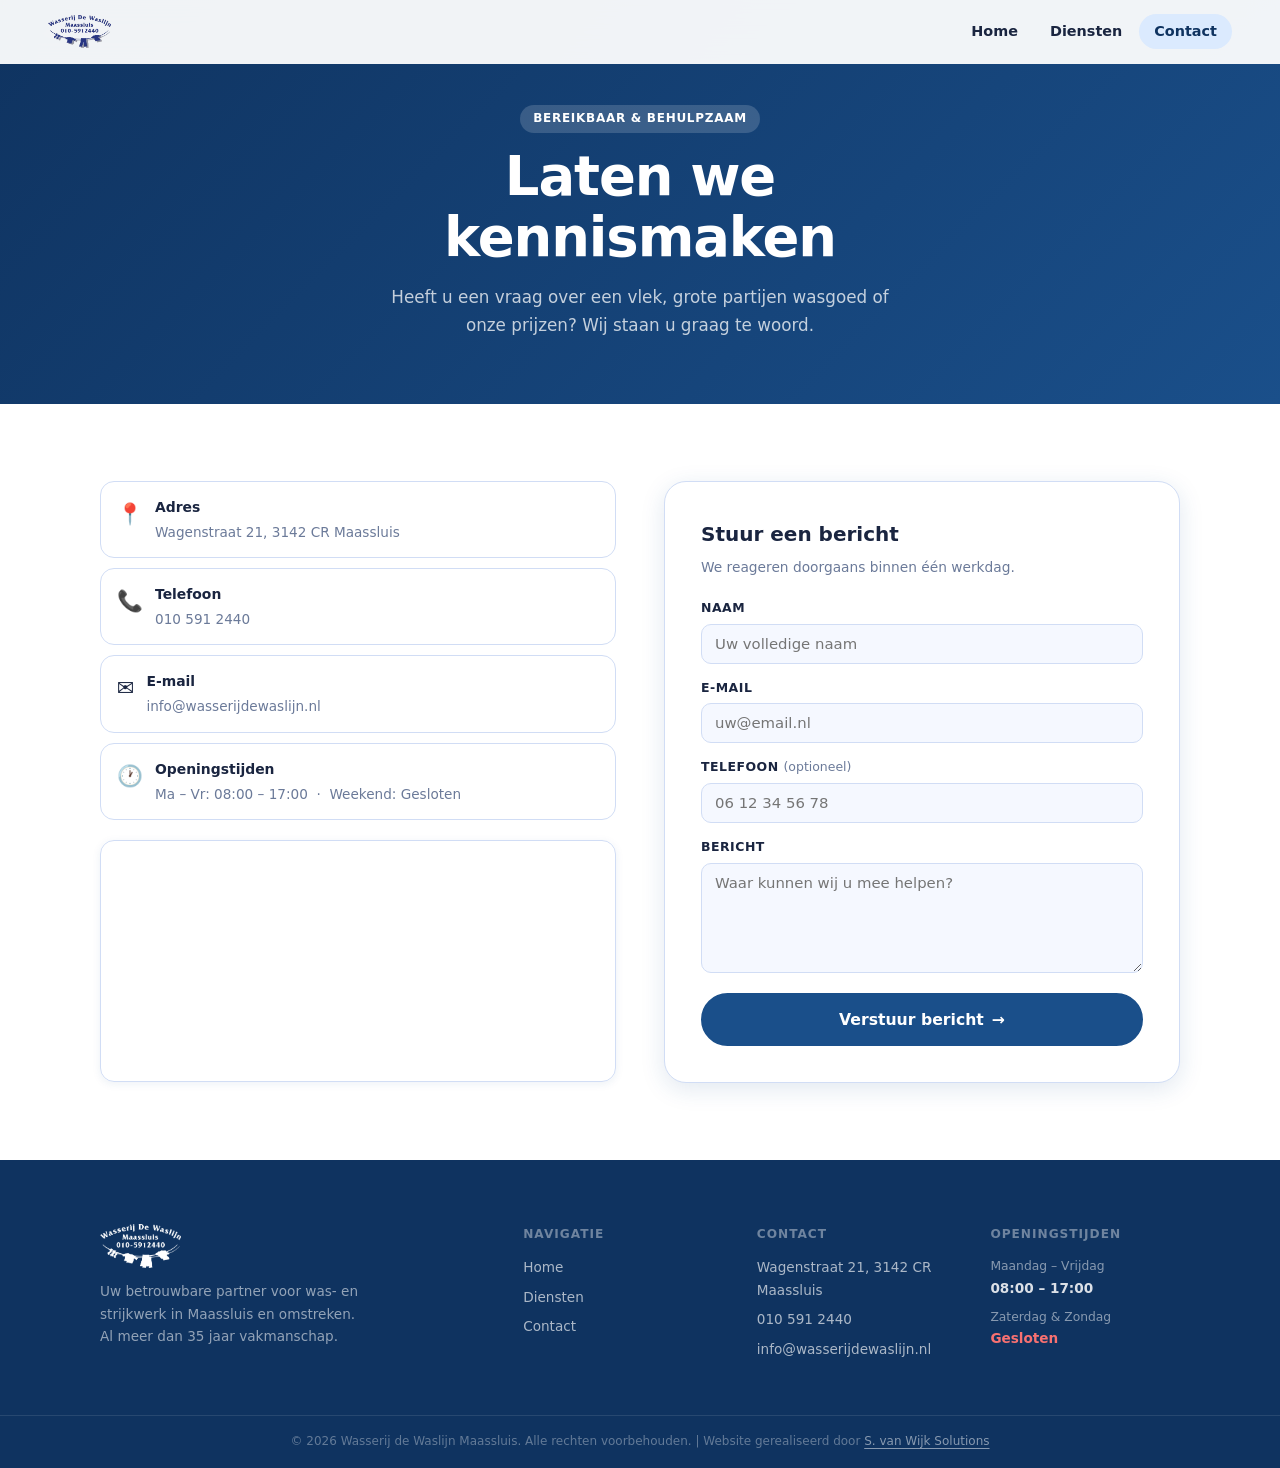
<file: contact.html>
<!DOCTYPE html>
<html lang="nl">
<head>
  <meta charset="UTF-8">
  <meta name="viewport" content="width=device-width, initial-scale=1.0">
  <title>Contact | Wasserij de Waslijn Maassluis</title>
  <meta name="description" content="Neem contact op met Wasserij de Waslijn. Bel 010 591 2440 of mail info@wasserijdewaslijn.nl. Wagenstraat 21, Maassluis.">
  <link rel="stylesheet" href="style.css">
</head>
<body>

  <div id="header-placeholder"></div>

  <main>

    <div class="page-hero">
      <div class="page-hero-content">
        <div class="chip">Bereikbaar & Behulpzaam</div>
        <h1 class="heading-xl">Laten we<br>kennismaken</h1>
        <p class="subtext">Heeft u een vraag over een vlek, grote partijen wasgoed of onze prijzen? Wij staan u graag te woord.</p>
      </div>
    </div>

    <section class="section">
      <div class="contact-layout">

        <div class="reveal">
          <div class="contact-details">
            <a href="https://maps.google.com/?q=Wagenstraat+21+3142+CR+Maassluis" target="_blank" rel="noopener" class="cdetail">
              <div class="cdetail-icon">📍</div>
              <div class="cdetail-body">
                <strong>Adres</strong>
                <span>Wagenstraat 21, 3142 CR Maassluis</span>
              </div>
            </a>
            <a href="tel:0105912440" class="cdetail">
              <div class="cdetail-icon">📞</div>
              <div class="cdetail-body">
                <strong>Telefoon</strong>
                <span>010 591 2440</span>
              </div>
            </a>
            <a href="mailto:info@wasserijdewaslijn.nl" class="cdetail">
              <div class="cdetail-icon">✉️</div>
              <div class="cdetail-body">
                <strong>E-mail</strong>
                <span>info@wasserijdewaslijn.nl</span>
              </div>
            </a>
            <div class="cdetail" style="cursor:default;">
              <div class="cdetail-icon">🕐</div>
              <div class="cdetail-body">
                <strong>Openingstijden</strong>
                <span>Ma – Vr: 08:00 – 17:00 &nbsp;·&nbsp; Weekend: Gesloten</span>
              </div>
            </div>
          </div>
          <div class="map-wrap">
            <iframe
              title="Locatie Wasserij de Waslijn"
              src="https://maps.google.com/maps?q=Wagenstraat+21,+3142+CR+Maassluis,+Netherlands&t=&z=16&ie=UTF8&iwloc=&output=embed"
              allowfullscreen loading="lazy"
              referrerpolicy="no-referrer-when-downgrade">
            </iframe>
          </div>
        </div>

        <div class="form-card reveal" style="transition-delay:.15s;">
          <h3>Stuur een bericht</h3>
          <p>We reageren doorgaans binnen één werkdag.</p>
          <form id="contact-form" action="https://formspree.io/f/xnjoqooq" method="POST">
            <div class="fgroup">
              <label for="name">Naam</label>
              <input type="text" id="name" name="naam" placeholder="Uw volledige naam" required>
            </div>
            <div class="fgroup">
              <label for="email">E-mail</label>
              <input type="email" id="email" name="email" placeholder="uw@email.nl" required>
            </div>
            <div class="fgroup">
              <label for="phone">Telefoon <span style="font-weight:400;text-transform:none;letter-spacing:0;color:var(--muted)">(optioneel)</span></label>
              <input type="tel" id="phone" name="telefoon" placeholder="06 12 34 56 78">
            </div>
            <div class="fgroup">
              <label for="message">Bericht</label>
              <textarea id="message" name="bericht" placeholder="Waar kunnen wij u mee helpen?" required></textarea>
            </div>
            <input type="text" name="_gotcha" style="display:none">
            <button type="submit" id="form-submit" class="btn btn-blue btn-lg" style="width:100%;justify-content:center;margin-top:6px;">
              Verstuur bericht <span class="btn-arrow">→</span>
            </button>
          </form>
          <div id="form-success" style="display:none;text-align:center;padding:36px 0;">
            <div style="font-size:2.6rem;margin-bottom:14px;">✅</div>
            <h3 style="font-size:1.2rem;margin-bottom:8px;">Bericht verstuurd!</h3>
            <p style="color:var(--muted);font-size:.9rem;">Wij nemen zo snel mogelijk contact met u op.</p>
          </div>
        </div>

      </div>
    </section>

  </main>

  <div id="footer-placeholder"></div>

  <script src="js/components.js"></script>
  <script>
    loadComponents('contact');

    const form       = document.getElementById('contact-form');
    const successMsg = document.getElementById('form-success');
    const submitBtn  = document.getElementById('form-submit');

    form.addEventListener('submit', async function(e) {
      e.preventDefault();
      submitBtn.disabled  = true;
      submitBtn.innerText = 'Verzenden...';
      const res = await fetch(form.action, {
        method: 'POST',
        body: new FormData(form),
        headers: { 'Accept': 'application/json' }
      });
      if (res.ok) {
        form.style.display       = 'none';
        successMsg.style.display = 'block';
      } else {
        alert('Er ging iets mis. Bel ons gerust op 010 591 2440.');
        submitBtn.disabled  = false;
        submitBtn.innerText = 'Verstuur bericht →';
      }
    });
  </script>
</body>
</html>
</file>
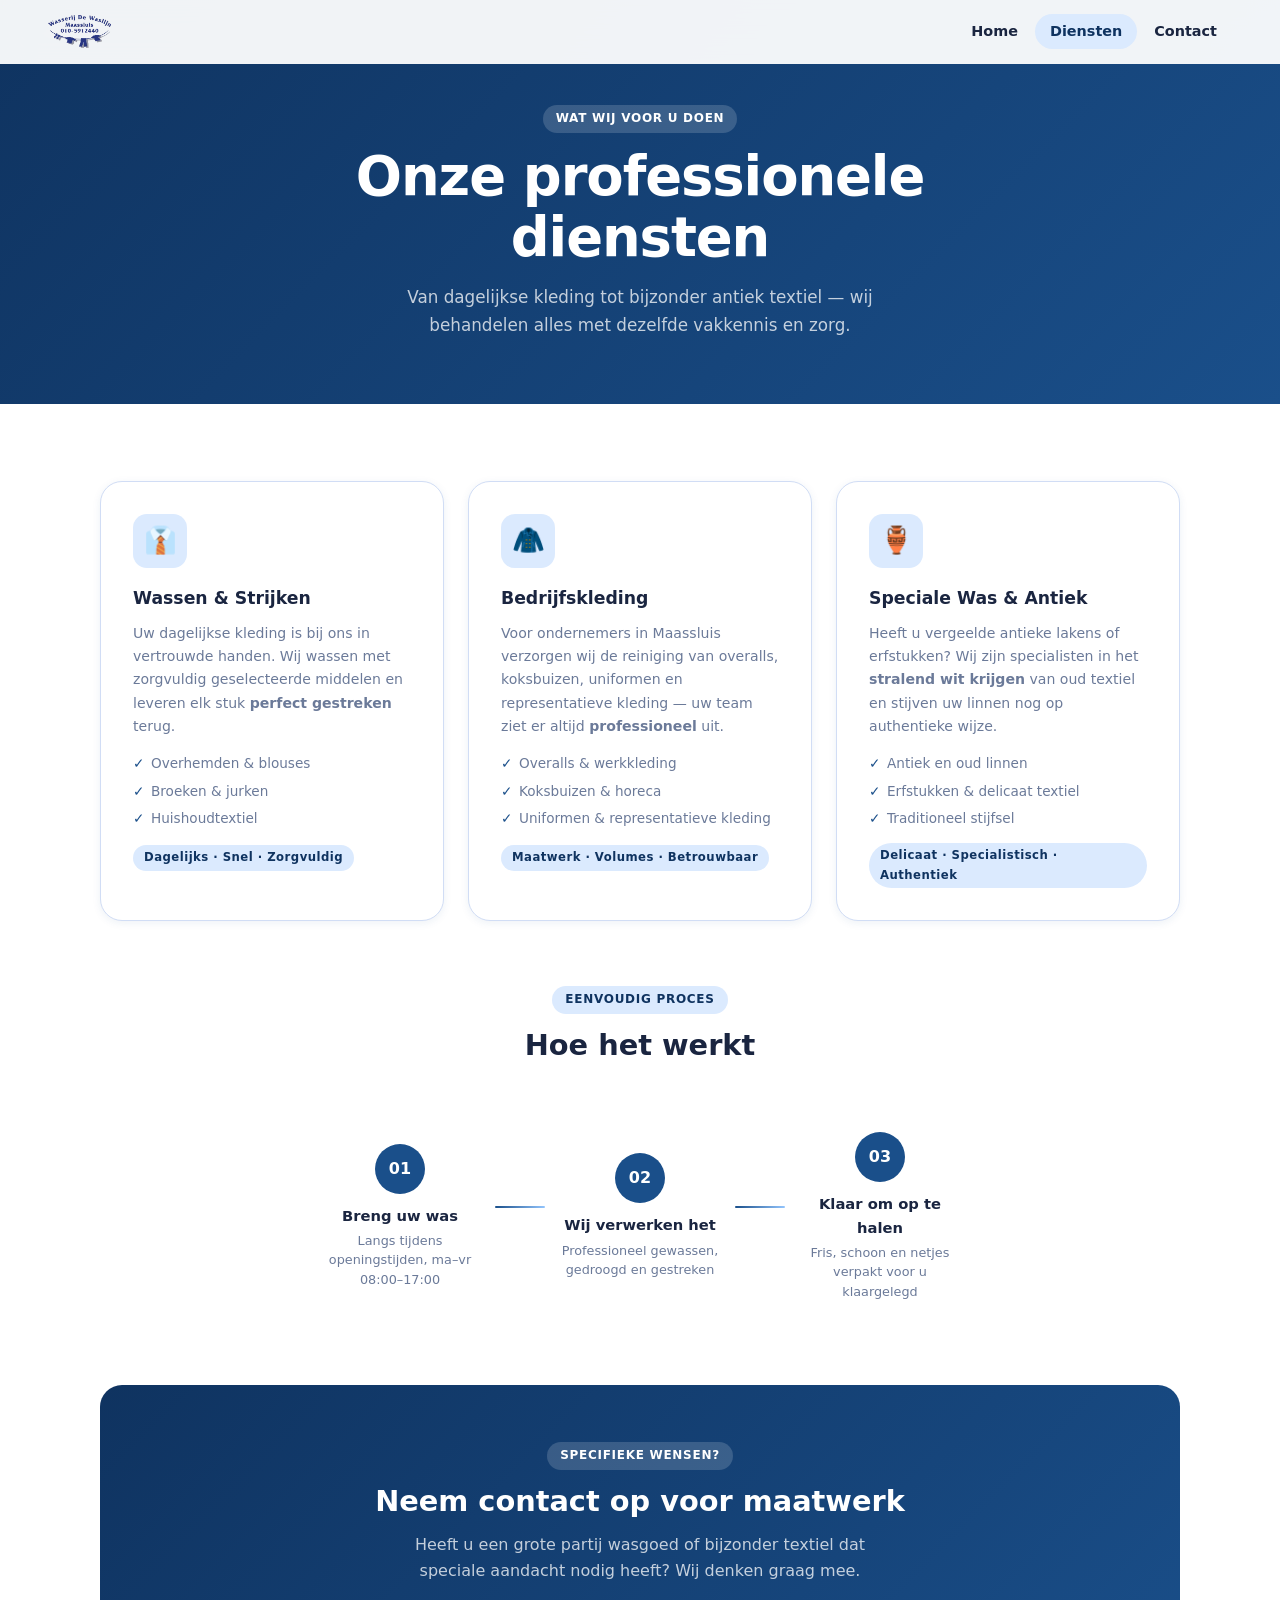
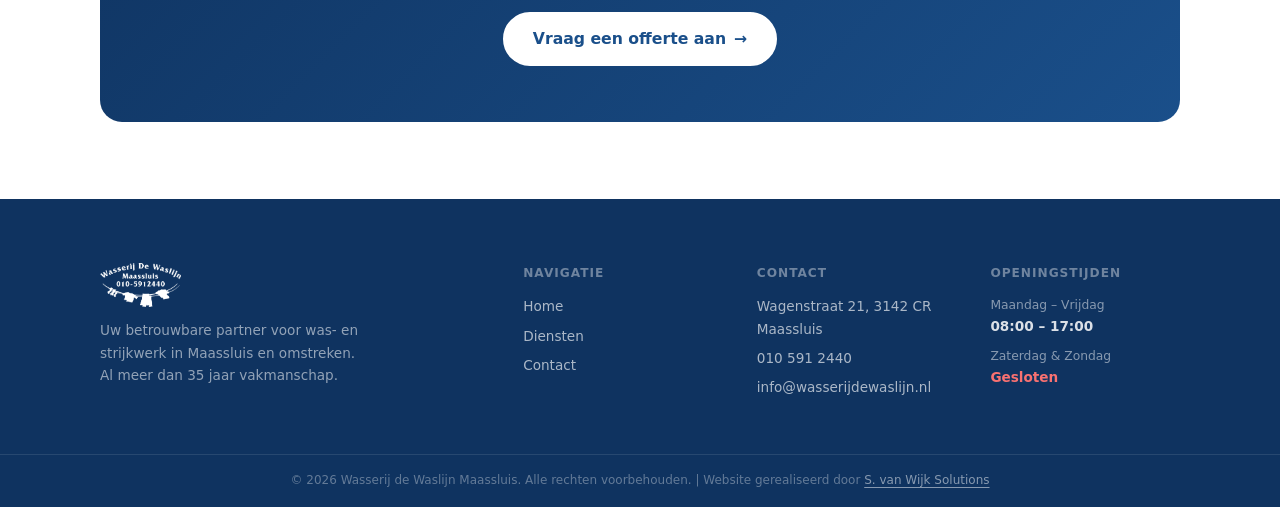
<file: diensten.html>
<!DOCTYPE html>
<html lang="nl">
<head>
  <meta charset="UTF-8">
  <meta name="viewport" content="width=device-width, initial-scale=1.0">
  <title>Diensten | Wasserij de Waslijn Maassluis</title>
  <meta name="description" content="Bekijk de diensten van Wasserij de Waslijn: wassen, strijken, bedrijfskleding en antiek textiel. Wagenstraat 21, Maassluis.">
  <link rel="stylesheet" href="style.css">
</head>
<body>

  <div id="header-placeholder"></div>

  <main>

    <div class="page-hero">
      <div class="page-hero-content">
        <div class="chip">Wat wij voor u doen</div>
        <h1 class="heading-xl">Onze professionele<br>diensten</h1>
        <p class="subtext">Van dagelijkse kleding tot bijzonder antiek textiel — wij behandelen alles met dezelfde vakkennis en zorg.</p>
      </div>
    </div>

    <section class="section">

      <div class="services-grid reveal-stagger">
        <div class="scard">
          <div class="scard-icon-wrap"><span class="scard-icon">👔</span></div>
          <h2>Wassen & Strijken</h2>
          <p>Uw dagelijkse kleding is bij ons in vertrouwde handen. Wij wassen met zorgvuldig geselecteerde middelen en leveren elk stuk <strong>perfect gestreken</strong> terug.</p>
          <ul class="scard-list">
            <li>Overhemden & blouses</li>
            <li>Broeken & jurken</li>
            <li>Huishoudtextiel</li>
          </ul>
          <span class="scard-tag">Dagelijks · Snel · Zorgvuldig</span>
        </div>
        <div class="scard">
          <div class="scard-icon-wrap"><span class="scard-icon">🧥</span></div>
          <h2>Bedrijfskleding</h2>
          <p>Voor ondernemers in Maassluis verzorgen wij de reiniging van overalls, koksbuizen, uniformen en representatieve kleding — uw team ziet er altijd <strong>professioneel</strong> uit.</p>
          <ul class="scard-list">
            <li>Overalls & werkkleding</li>
            <li>Koksbuizen & horeca</li>
            <li>Uniformen & representatieve kleding</li>
          </ul>
          <span class="scard-tag">Maatwerk · Volumes · Betrouwbaar</span>
        </div>
        <div class="scard">
          <div class="scard-icon-wrap"><span class="scard-icon">🏺</span></div>
          <h2>Speciale Was & Antiek</h2>
          <p>Heeft u vergeelde antieke lakens of erfstukken? Wij zijn specialisten in het <strong>stralend wit krijgen</strong> van oud textiel en stijven uw linnen nog op authentieke wijze.</p>
          <ul class="scard-list">
            <li>Antiek en oud linnen</li>
            <li>Erfstukken & delicaat textiel</li>
            <li>Traditioneel stijfsel</li>
          </ul>
          <span class="scard-tag">Delicaat · Specialistisch · Authentiek</span>
        </div>
      </div>

      <div class="how-it-works reveal">
        <div class="promise-header">
          <div class="chip">Eenvoudig proces</div>
          <h2 class="heading-md">Hoe het werkt</h2>
        </div>
        <div class="hiw-steps">
          <div class="hiw-step">
            <div class="hiw-num">01</div>
            <div class="hiw-body">
              <strong>Breng uw was</strong>
              <span>Langs tijdens openingstijden, ma–vr 08:00–17:00</span>
            </div>
          </div>
          <div class="hiw-connector"></div>
          <div class="hiw-step">
            <div class="hiw-num">02</div>
            <div class="hiw-body">
              <strong>Wij verwerken het</strong>
              <span>Professioneel gewassen, gedroogd en gestreken</span>
            </div>
          </div>
          <div class="hiw-connector"></div>
          <div class="hiw-step">
            <div class="hiw-num">03</div>
            <div class="hiw-body">
              <strong>Klaar om op te halen</strong>
              <span>Fris, schoon en netjes verpakt voor u klaargelegd</span>
            </div>
          </div>
        </div>
      </div>

      <div class="cta-band reveal">
        <div class="chip">Specifieke wensen?</div>
        <h2 class="heading-md" style="margin-bottom:12px;">Neem contact op voor maatwerk</h2>
        <p>Heeft u een grote partij wasgoed of bijzonder textiel dat speciale aandacht nodig heeft? Wij denken graag mee.</p>
        <a href="contact.html" class="btn btn-white btn-lg" style="margin-top:28px;">Vraag een offerte aan <span class="btn-arrow">→</span></a>
      </div>

    </section>
  </main>

  <div id="footer-placeholder"></div>

  <script src="js/components.js"></script>
  <script>loadComponents('diensten');</script>
</body>
</html>
</file>
<file: style.css>
/* ============================================================
   WASSERIJ DE WASLIJN — style.css
   Mobile-first · Pure CSS3 · Geen frameworks
   ============================================================ */

/* ── RESET & BASE ── */
*, *::before, *::after { box-sizing: border-box; margin: 0; padding: 0; }

:root {
  --blue:        #1a4f8a;
  --blue-dark:   #0f3360;
  --blue-mid:    #2563b0;
  --blue-light:  #dbeafe;
  --accent:      #3b82f6;
  --white:       #ffffff;
  --off-white:   #f5f8ff;
  --text:        #1a2540;
  --muted:       #6b7a99;
  --border:      #d1ddf5;
  --card-bg:     #ffffff;
  --shadow-sm:   0 2px 8px rgba(26,79,138,.08);
  --shadow-md:   0 6px 24px rgba(26,79,138,.13);
  --shadow-lg:   0 16px 48px rgba(26,79,138,.16);
  --radius:      14px;
  --radius-lg:   22px;
  --transition:  .25s cubic-bezier(.4,0,.2,1);
  --header-h:    64px;
}

html { scroll-behavior: smooth; font-size: 16px; -webkit-text-size-adjust: 100%; }

body {
  font-family: 'Segoe UI', system-ui, -apple-system, sans-serif;
  color: var(--text);
  background: var(--white);
  line-height: 1.65;
  overflow-x: hidden;
}

img { max-width: 100%; display: block; height: auto; }
a   { color: inherit; text-decoration: none; }
ul  { list-style: none; }
button { cursor: pointer; font: inherit; border: none; background: none; }

/* ── TYPOGRAPHY ── */
.heading-xl {
  font-size: clamp(1.9rem, 5vw, 3.4rem);
  font-weight: 800;
  line-height: 1.12;
  letter-spacing: -.02em;
}
.heading-lg {
  font-size: clamp(1.5rem, 3.5vw, 2.5rem);
  font-weight: 800;
  line-height: 1.18;
  letter-spacing: -.02em;
}
.heading-md {
  font-size: clamp(1.2rem, 2.5vw, 1.8rem);
  font-weight: 700;
  line-height: 1.25;
}
.heading-accent { color: var(--accent); }
.line-accent    { color: var(--accent); }

.subtext {
  font-size: clamp(.9rem, 1.5vw, 1.05rem);
  color: var(--muted);
  max-width: 540px;
  margin: 0 auto;
  line-height: 1.7;
}

/* ── CHIP ── */
.chip {
  display: inline-flex;
  align-items: center;
  gap: 6px;
  background: var(--blue-light);
  color: var(--blue-dark);
  font-size: .75rem;
  font-weight: 700;
  letter-spacing: .06em;
  text-transform: uppercase;
  padding: 4px 13px;
  border-radius: 100px;
  margin-bottom: 14px;
}

/* ── BUTTONS ── */
.btn {
  display: inline-flex;
  align-items: center;
  gap: 8px;
  font-weight: 700;
  border-radius: 100px;
  border: 2px solid transparent;
  cursor: pointer;
  transition: var(--transition);
  white-space: nowrap;
  font-size: .93rem;
  padding: 10px 22px;
}
.btn-lg { padding: 12px 28px; font-size: .98rem; }
.btn-arrow { transition: transform var(--transition); }
.btn:hover .btn-arrow { transform: translateX(4px); }

.btn-blue   { background: var(--blue); color: var(--white); border-color: var(--blue); }
.btn-blue:hover { background: var(--blue-dark); border-color: var(--blue-dark); }
.btn-white  { background: var(--white); color: var(--blue); border-color: var(--white); }
.btn-white:hover { background: var(--blue-light); }
.btn-outline { background: transparent; color: var(--white); border-color: rgba(255,255,255,.55); }
.btn-outline:hover { background: rgba(255,255,255,.12); border-color: var(--white); }

/* ── SECTION WRAPPER ── */
.section {
  max-width: 1160px;
  margin: 0 auto;
  padding: clamp(40px, 6vw, 80px) clamp(16px, 5vw, 40px);
}

/* ── HEADER ── */
#site-header {
  position: fixed;
  top: 0; left: 0; right: 0;
  z-index: 200;
  height: var(--header-h);
  display: flex;
  align-items: center;
  justify-content: space-between;
  padding: 0 clamp(16px, 4vw, 48px);
  background: rgba(255,255,255,.94);
  backdrop-filter: blur(14px);
  -webkit-backdrop-filter: blur(14px);
  border-bottom: 1px solid transparent;
  transition: box-shadow var(--transition), border-color var(--transition);
}
#site-header.scrolled {
  box-shadow: var(--shadow-md);
  border-color: var(--border);
}
.logo { height: 34px; width: auto; object-fit: contain; }
.header-logo-link { display: flex; align-items: center; }

/* Nav desktop */
nav { display: flex; align-items: center; }
#nav-menu {
  display: flex;
  list-style: none;
  gap: 2px;
  align-items: center;
}
#nav-menu a {
  display: block;
  padding: 6px 15px;
  border-radius: 100px;
  font-weight: 600;
  font-size: .9rem;
  color: var(--text);
  transition: background var(--transition), color var(--transition);
}
#nav-menu a:hover, #nav-menu a.active {
  background: var(--blue-light);
  color: var(--blue-dark);
}

/* Hamburger */
.hamburger {
  display: none;
  flex-direction: column;
  justify-content: center;
  align-items: center;
  gap: 5px;
  width: 38px; height: 38px;
  padding: 6px;
  border-radius: 8px;
  transition: background var(--transition);
}
.hamburger:hover { background: var(--blue-light); }
.hamburger span {
  display: block;
  width: 20px; height: 2px;
  background: var(--text);
  border-radius: 2px;
  transition: transform var(--transition), opacity var(--transition);
  transform-origin: center;
}
.hamburger.open span:nth-child(1) { transform: translateY(7px) rotate(45deg); }
.hamburger.open span:nth-child(2) { opacity: 0; transform: scaleX(0); }
.hamburger.open span:nth-child(3) { transform: translateY(-7px) rotate(-45deg); }

/* ── HERO ── */
.hero {
  position: relative;
  min-height: 100svh;
  display: flex;
  align-items: center;
  justify-content: center;
  text-align: center;
  overflow: hidden;
  background: linear-gradient(145deg, var(--blue-dark) 0%, var(--blue) 60%, var(--blue-mid) 100%);
  padding: calc(var(--header-h) + 40px) 20px 56px;
}
.hero-bg-photo {
  position: absolute; inset: 0;
  background: url('assets/images/hero-bg.webp') center/cover no-repeat;
  opacity: .1;
  pointer-events: none;
}
.hero-orb {
  position: absolute;
  border-radius: 50%;
  filter: blur(60px);
  opacity: .2;
  pointer-events: none;
}
.hero-orb-1 { width: 420px; height: 420px; background: #60a5fa; top: -80px; right: -60px; }
.hero-orb-2 { width: 300px; height: 300px; background: #93c5fd; bottom: -40px; left: -40px; }
.hero-orb-3 { width: 180px; height: 180px; background: #bfdbfe; top: 40%; left: 50%; }

.hero-content {
  position: relative;
  z-index: 2;
  max-width: 700px;
  color: var(--white);
}
.hero-content p {
  margin: 16px auto 28px;
  font-size: clamp(.92rem, 1.8vw, 1.1rem);
  opacity: .86;
  max-width: 500px;
}
.hero-badge {
  display: inline-flex;
  align-items: center;
  gap: 8px;
  background: rgba(255,255,255,.13);
  border: 1px solid rgba(255,255,255,.22);
  backdrop-filter: blur(8px);
  color: var(--white);
  font-size: .77rem;
  font-weight: 600;
  letter-spacing: .05em;
  text-transform: uppercase;
  padding: 5px 14px;
  border-radius: 100px;
  margin-bottom: 18px;
}
.pulse-dot {
  width: 7px; height: 7px;
  background: #4ade80;
  border-radius: 50%;
  animation: pulse 2s infinite;
}
@keyframes pulse {
  0%, 100% { box-shadow: 0 0 0 0 rgba(74,222,128,.6); }
  50%       { box-shadow: 0 0 0 5px rgba(74,222,128,0); }
}
.hero-cta {
  display: flex;
  gap: 12px;
  justify-content: center;
  flex-wrap: wrap;
}
.hero-scroll-hint {
  position: absolute;
  bottom: 24px; left: 50%;
  transform: translateX(-50%);
  display: flex;
  flex-direction: column;
  align-items: center;
  gap: 5px;
  color: rgba(255,255,255,.45);
  font-size: .7rem;
  letter-spacing: .1em;
  text-transform: uppercase;
  z-index: 2;
}
.scroll-line {
  width: 1px; height: 30px;
  background: linear-gradient(to bottom, rgba(255,255,255,.5), transparent);
  animation: scrollDown 2s infinite;
}
@keyframes scrollDown {
  0%   { transform: scaleY(0); transform-origin: top; }
  50%  { transform: scaleY(1); transform-origin: top; }
  51%  { transform: scaleY(1); transform-origin: bottom; }
  100% { transform: scaleY(0); transform-origin: bottom; }
}

/* ── STATS STRIP ── */
.stats-strip {
  display: grid;
  grid-template-columns: repeat(4, 1fr);
  background: var(--blue-dark);
  color: var(--white);
}
.stat-item {
  padding: clamp(18px, 3vw, 32px) 12px;
  text-align: center;
  border-right: 1px solid rgba(255,255,255,.1);
}
.stat-item:last-child { border-right: none; }
.stat-num {
  font-size: clamp(1.7rem, 3.5vw, 2.6rem);
  font-weight: 800;
  line-height: 1;
  color: #93c5fd;
}
.stat-num sup { font-size: .5em; vertical-align: super; }
.stat-label {
  font-size: .73rem;
  opacity: .65;
  margin-top: 5px;
  text-transform: uppercase;
  letter-spacing: .06em;
}

/* ── PROMISE SECTION ── */
.promise-section {
  background: var(--off-white);
  padding: clamp(48px, 7vw, 88px) clamp(16px, 5vw, 40px);
}
.promise-inner {
  max-width: 1160px;
  margin: 0 auto;
}
.promise-header {
  text-align: center;
  margin-bottom: clamp(28px, 5vw, 48px);
}
.promise-header p { margin-top: 12px; }

.promise-grid {
  display: grid;
  grid-template-columns: repeat(3, 1fr);
  gap: clamp(14px, 2.5vw, 24px);
}
.pcard {
  background: var(--card-bg);
  border-radius: var(--radius-lg);
  padding: clamp(20px, 3.5vw, 32px);
  box-shadow: var(--shadow-sm);
  border: 1px solid var(--border);
  transition: transform var(--transition), box-shadow var(--transition);
}
.pcard:hover { transform: translateY(-3px); box-shadow: var(--shadow-md); }
.pcard-icon {
  width: 50px; height: 50px;
  background: var(--blue-light);
  border-radius: 12px;
  display: flex; align-items: center; justify-content: center;
  margin-bottom: 14px;
}
.icon-inner { font-size: 1.5rem; line-height: 1; }
.pcard h3 { font-size: 1rem; font-weight: 700; margin-bottom: 8px; }
.pcard p  { font-size: .88rem; color: var(--muted); line-height: 1.6; }

/* ── PAGE HERO ── */
.page-hero {
  background: linear-gradient(135deg, var(--blue-dark), var(--blue));
  color: var(--white);
  padding: calc(var(--header-h) + 40px) clamp(16px, 5vw, 40px) clamp(40px, 6vw, 64px);
  text-align: center;
}
.page-hero-content { max-width: 640px; margin: 0 auto; }
.page-hero-content .chip  { background: rgba(255,255,255,.16); color: var(--white); }
.page-hero-content h1     { color: var(--white); margin-bottom: 14px; }
.page-hero-content .subtext { color: rgba(255,255,255,.75); margin: 0 auto; }

/* ── SERVICES GRID ── */
.services-grid {
  display: grid;
  grid-template-columns: repeat(3, 1fr);
  gap: clamp(14px, 2.5vw, 24px);
  margin-bottom: clamp(40px, 6vw, 64px);
}
.scard {
  background: var(--card-bg);
  border: 1px solid var(--border);
  border-radius: var(--radius-lg);
  padding: clamp(20px, 3.5vw, 32px);
  box-shadow: var(--shadow-sm);
  transition: transform var(--transition), box-shadow var(--transition);
}
.scard:hover { transform: translateY(-3px); box-shadow: var(--shadow-md); }
.scard-icon-wrap {
  width: 54px; height: 54px;
  background: var(--blue-light);
  border-radius: 14px;
  display: flex; align-items: center; justify-content: center;
  margin-bottom: 16px;
}
.scard-icon { font-size: 1.65rem; line-height: 1; }
.scard h2   { font-size: 1.08rem; font-weight: 700; margin-bottom: 10px; }
.scard p    { font-size: .88rem; color: var(--muted); line-height: 1.65; margin-bottom: 14px; }
.scard-list {
  display: flex;
  flex-direction: column;
  gap: 5px;
  margin: 10px 0 14px;
}
.scard-list li {
  font-size: .85rem;
  color: var(--muted);
  padding-left: 18px;
  position: relative;
}
.scard-list li::before {
  content: "✓";
  position: absolute; left: 0;
  color: var(--blue); font-weight: 700;
}
.scard-tag {
  display: inline-block;
  background: var(--blue-light);
  color: var(--blue-dark);
  font-size: .73rem; font-weight: 600;
  padding: 3px 11px;
  border-radius: 100px;
  letter-spacing: .04em;
}

/* ── HOE HET WERKT ── */
.how-it-works {
  margin: clamp(40px, 6vw, 64px) 0;
  text-align: center;
}
.hiw-steps {
  display: flex;
  align-items: center;
  justify-content: center;
  flex-wrap: wrap;
  gap: 0;
  margin-top: 28px;
}
.hiw-step {
  display: flex;
  flex-direction: column;
  align-items: center;
  gap: 10px;
  max-width: 190px;
  padding: 20px 12px;
}
.hiw-num {
  width: 50px; height: 50px;
  border-radius: 50%;
  background: var(--blue);
  color: var(--white);
  font-size: 1rem; font-weight: 800;
  display: flex; align-items: center; justify-content: center;
  flex-shrink: 0;
}
.hiw-body { display: flex; flex-direction: column; gap: 3px; text-align: center; }
.hiw-body strong { font-size: .92rem; font-weight: 700; }
.hiw-body span   { font-size: .8rem; color: var(--muted); line-height: 1.5; }
.hiw-connector {
  width: 50px; height: 2px;
  background: linear-gradient(90deg, var(--blue), #93c5fd);
  border-radius: 2px;
  flex-shrink: 0;
  margin-bottom: 18px;
}

/* ── CTA BAND ── */
.cta-band {
  background: linear-gradient(135deg, var(--blue-dark), var(--blue));
  color: var(--white);
  border-radius: var(--radius-lg);
  padding: clamp(32px, 5vw, 56px) clamp(20px, 5vw, 48px);
  text-align: center;
}
.cta-band .chip  { background: rgba(255,255,255,.16); color: var(--white); }
.cta-band p      { color: rgba(255,255,255,.75); max-width: 480px; margin: 0 auto; }
.cta-band .heading-md { color: var(--white); }

/* ── TESTIMONIALS ── */
.testimonials-section {
  background: var(--off-white);
  padding: clamp(40px, 6vw, 72px) clamp(16px, 5vw, 40px);
}
.testimonials-inner {
  max-width: 1160px;
  margin: 0 auto;
}
.testimonials-grid {
  display: grid;
  grid-template-columns: repeat(3, 1fr);
  gap: clamp(14px, 2.5vw, 22px);
  margin-top: clamp(28px, 4vw, 44px);
}
.tcard {
  background: var(--white);
  border-radius: var(--radius);
  padding: clamp(18px, 3vw, 28px);
  box-shadow: var(--shadow-sm);
  border: 1px solid var(--border);
  display: flex;
  flex-direction: column;
  gap: 12px;
  transition: transform var(--transition), box-shadow var(--transition);
}
.tcard:hover { transform: translateY(-3px); box-shadow: var(--shadow-md); }
.tcard-stars { color: #f5a623; font-size: .95rem; letter-spacing: 2px; }
.tcard-quote {
  font-size: .88rem;
  line-height: 1.7;
  color: var(--text);
  flex: 1;
  font-style: italic;
}
.tcard-author { display: flex; align-items: center; gap: 10px; margin-top: 4px; }
.tcard-avatar {
  width: 38px; height: 38px;
  border-radius: 50%;
  background: var(--blue);
  color: var(--white);
  font-weight: 700; font-size: .9rem;
  display: flex; align-items: center; justify-content: center;
  flex-shrink: 0;
}
.tcard-author strong { display: block; font-size: .85rem; font-weight: 700; }
.tcard-author span   { font-size: .74rem; color: var(--muted); }

/* ── CONTACT PAGE ── */
.contact-layout {
  display: grid;
  grid-template-columns: 1fr 1fr;
  gap: clamp(24px, 5vw, 48px);
  align-items: start;
}
.contact-details { display: flex; flex-direction: column; gap: 10px; margin-bottom: 20px; }
.cdetail {
  display: flex;
  align-items: flex-start;
  gap: 12px;
  padding: 14px 16px;
  border-radius: var(--radius);
  border: 1px solid var(--border);
  background: var(--card-bg);
  transition: background var(--transition), box-shadow var(--transition);
  color: var(--text);
}
a.cdetail:hover { background: var(--blue-light); box-shadow: var(--shadow-sm); }
.cdetail-icon       { font-size: 1.3rem; flex-shrink: 0; margin-top: 1px; }
.cdetail-body       { display: flex; flex-direction: column; gap: 2px; }
.cdetail-body strong { font-weight: 700; font-size: .87rem; }
.cdetail-body span   { font-size: .85rem; color: var(--muted); }
.map-wrap { border-radius: var(--radius); overflow: hidden; border: 1px solid var(--border); box-shadow: var(--shadow-sm); }
.map-wrap iframe { display: block; width: 100%; height: 240px; border: none; }

.form-card {
  background: var(--card-bg);
  border: 1px solid var(--border);
  border-radius: var(--radius-lg);
  padding: clamp(22px, 4vw, 36px);
  box-shadow: var(--shadow-md);
}
.form-card h3 { font-size: 1.25rem; font-weight: 700; margin-bottom: 5px; }
.form-card > p { font-size: .86rem; color: var(--muted); margin-bottom: 20px; }

.fgroup { display: flex; flex-direction: column; gap: 5px; margin-bottom: 14px; }
.fgroup label {
  font-size: .78rem; font-weight: 700;
  letter-spacing: .04em; text-transform: uppercase; color: var(--text);
}
.fgroup input, .fgroup textarea {
  width: 100%; padding: 10px 13px;
  border: 1.5px solid var(--border); border-radius: 10px;
  font-size: .93rem; font-family: inherit;
  color: var(--text); background: var(--off-white);
  transition: border-color var(--transition), box-shadow var(--transition);
  outline: none; -webkit-appearance: none;
}
.fgroup input:focus, .fgroup textarea:focus {
  border-color: var(--accent);
  box-shadow: 0 0 0 3px rgba(59,130,246,.15);
  background: var(--white);
}
.fgroup textarea { min-height: 110px; resize: vertical; }

/* ── FOOTER ── */
footer {
  background: var(--blue-dark);
  color: rgba(255,255,255,.82);
  padding-top: clamp(36px, 5vw, 64px);
}
.footer-inner {
  display: grid;
  grid-template-columns: 2fr 1fr 1fr 1fr;
  gap: clamp(20px, 4vw, 44px);
  max-width: 1160px;
  margin: 0 auto;
  padding: 0 clamp(16px, 5vw, 40px) clamp(28px, 4vw, 48px);
}
.footer-brand p {
  font-size: .85rem;
  color: rgba(255,255,255,.55);
  margin-top: 12px;
  line-height: 1.65;
  max-width: 260px;
}
.footer-logo { height: 44px; width: auto; filter: brightness(0) invert(1); margin-bottom: 2px; }
.footer-col h4 {
  font-size: .76rem; font-weight: 700;
  letter-spacing: .08em; text-transform: uppercase;
  color: rgba(255,255,255,.4); margin-bottom: 12px;
}
.footer-col a {
  display: block; font-size: .85rem;
  color: rgba(255,255,255,.65); margin-bottom: 7px;
  transition: color var(--transition);
}
.footer-col a:hover { color: var(--white); }
.footer-hours { display: flex; flex-direction: column; margin-bottom: 8px; font-size: .85rem; }
.footer-hours span   { color: rgba(255,255,255,.5); font-size: .77rem; }
.footer-hours strong { color: rgba(255,255,255,.85); }
.footer-hours .closed { color: #f87171; }

.footer-bottom {
  border-top: 1px solid rgba(255,255,255,.1);
  text-align: center;
  padding: 16px clamp(16px, 5vw, 40px);
  font-size: .75rem;
  color: rgba(255,255,255,.35);
}
.footer-bottom a {
  color: rgba(255,255,255,.5);
  text-decoration: underline;
  text-underline-offset: 3px;
  transition: color var(--transition);
}
.footer-bottom a:hover { color: var(--white); }

/* ── SCROLL REVEAL ── */
.reveal, .reveal-stagger > * {
  opacity: 0;
  transform: translateY(22px);
  transition: opacity .55s ease, transform .55s ease;
}
.reveal.visible, .reveal-stagger > *.visible { opacity: 1; transform: none; }
.reveal-stagger > *:nth-child(1) { transition-delay: .05s; }
.reveal-stagger > *:nth-child(2) { transition-delay: .14s; }
.reveal-stagger > *:nth-child(3) { transition-delay: .23s; }
.reveal-stagger > *:nth-child(4) { transition-delay: .32s; }

/* ── UTILITY ── */
.sr-only {
  position: absolute; width: 1px; height: 1px;
  padding: 0; margin: -1px; overflow: hidden;
  clip: rect(0,0,0,0); white-space: nowrap; border-width: 0;
}

/* ============================================================
   TABLET  (max-width: 900px)
   ============================================================ */
@media (max-width: 900px) {
  .hamburger { display: flex; }

  #nav-menu {
    position: fixed;
    top: var(--header-h); left: 0; right: 0;
    background: var(--white);
    border-bottom: 1px solid var(--border);
    box-shadow: var(--shadow-lg);
    flex-direction: column;
    padding: 12px 0 20px;
    gap: 2px;
    transform: translateY(-110%);
    opacity: 0;
    pointer-events: none;
    transition: transform .28s ease, opacity .28s ease;
  }
  #nav-menu.open { transform: translateY(0); opacity: 1; pointer-events: auto; }
  #nav-menu li   { width: 100%; }
  #nav-menu a {
    padding: 12px 24px; border-radius: 0;
    font-size: 1rem; border-left: 3px solid transparent;
  }
  #nav-menu a.active, #nav-menu a:hover {
    background: var(--blue-light); border-left-color: var(--blue); border-radius: 0;
  }

  .promise-grid      { grid-template-columns: repeat(2, 1fr); }
  .services-grid     { grid-template-columns: repeat(2, 1fr); }
  .testimonials-grid { grid-template-columns: 1fr 1fr; }
  .footer-inner      { grid-template-columns: 1fr 1fr; }
  .footer-brand      { grid-column: 1 / -1; }

  .stats-strip { grid-template-columns: repeat(2, 1fr); }
  .stat-item   { border-right: 1px solid rgba(255,255,255,.1); border-bottom: 1px solid rgba(255,255,255,.1); }
  .stat-item:nth-child(2n)        { border-right: none; }
  .stat-item:nth-last-child(-n+2) { border-bottom: none; }

  .contact-layout { grid-template-columns: 1fr; }
  .hiw-connector  { display: none; }
  .hiw-steps      { flex-direction: column; gap: 4px; }
}

/* ============================================================
   MOBILE  (max-width: 600px)
   ============================================================ */
@media (max-width: 600px) {
  :root { --header-h: 58px; }

  .hero { padding-top: calc(var(--header-h) + 28px); padding-bottom: 48px; }
  .hero-cta { flex-direction: column; align-items: center; }
  .hero-cta .btn { width: 100%; max-width: 280px; justify-content: center; }
  .hero-orb, .hero-scroll-hint { display: none; }

  .promise-grid      { grid-template-columns: 1fr; }
  .services-grid     { grid-template-columns: 1fr; }
  .testimonials-grid { grid-template-columns: 1fr; }
  .footer-inner      { grid-template-columns: 1fr; gap: 24px; }
  .footer-brand      { grid-column: auto; }

  .map-wrap iframe { height: 200px; }
  .pcard, .scard, .form-card { padding: 20px 16px; }
  .cdetail { padding: 12px 14px; }
  .cta-band { padding: 28px 18px; }
  .hiw-step { max-width: 100%; padding: 14px 8px; }
}

/* ============================================================
   XS  (max-width: 380px)
   ============================================================ */
@media (max-width: 380px) {
  .heading-xl { font-size: 1.72rem; }
  .btn-lg     { padding: 11px 18px; font-size: .9rem; }
  .stats-strip { grid-template-columns: repeat(2, 1fr); }
}
</file>
